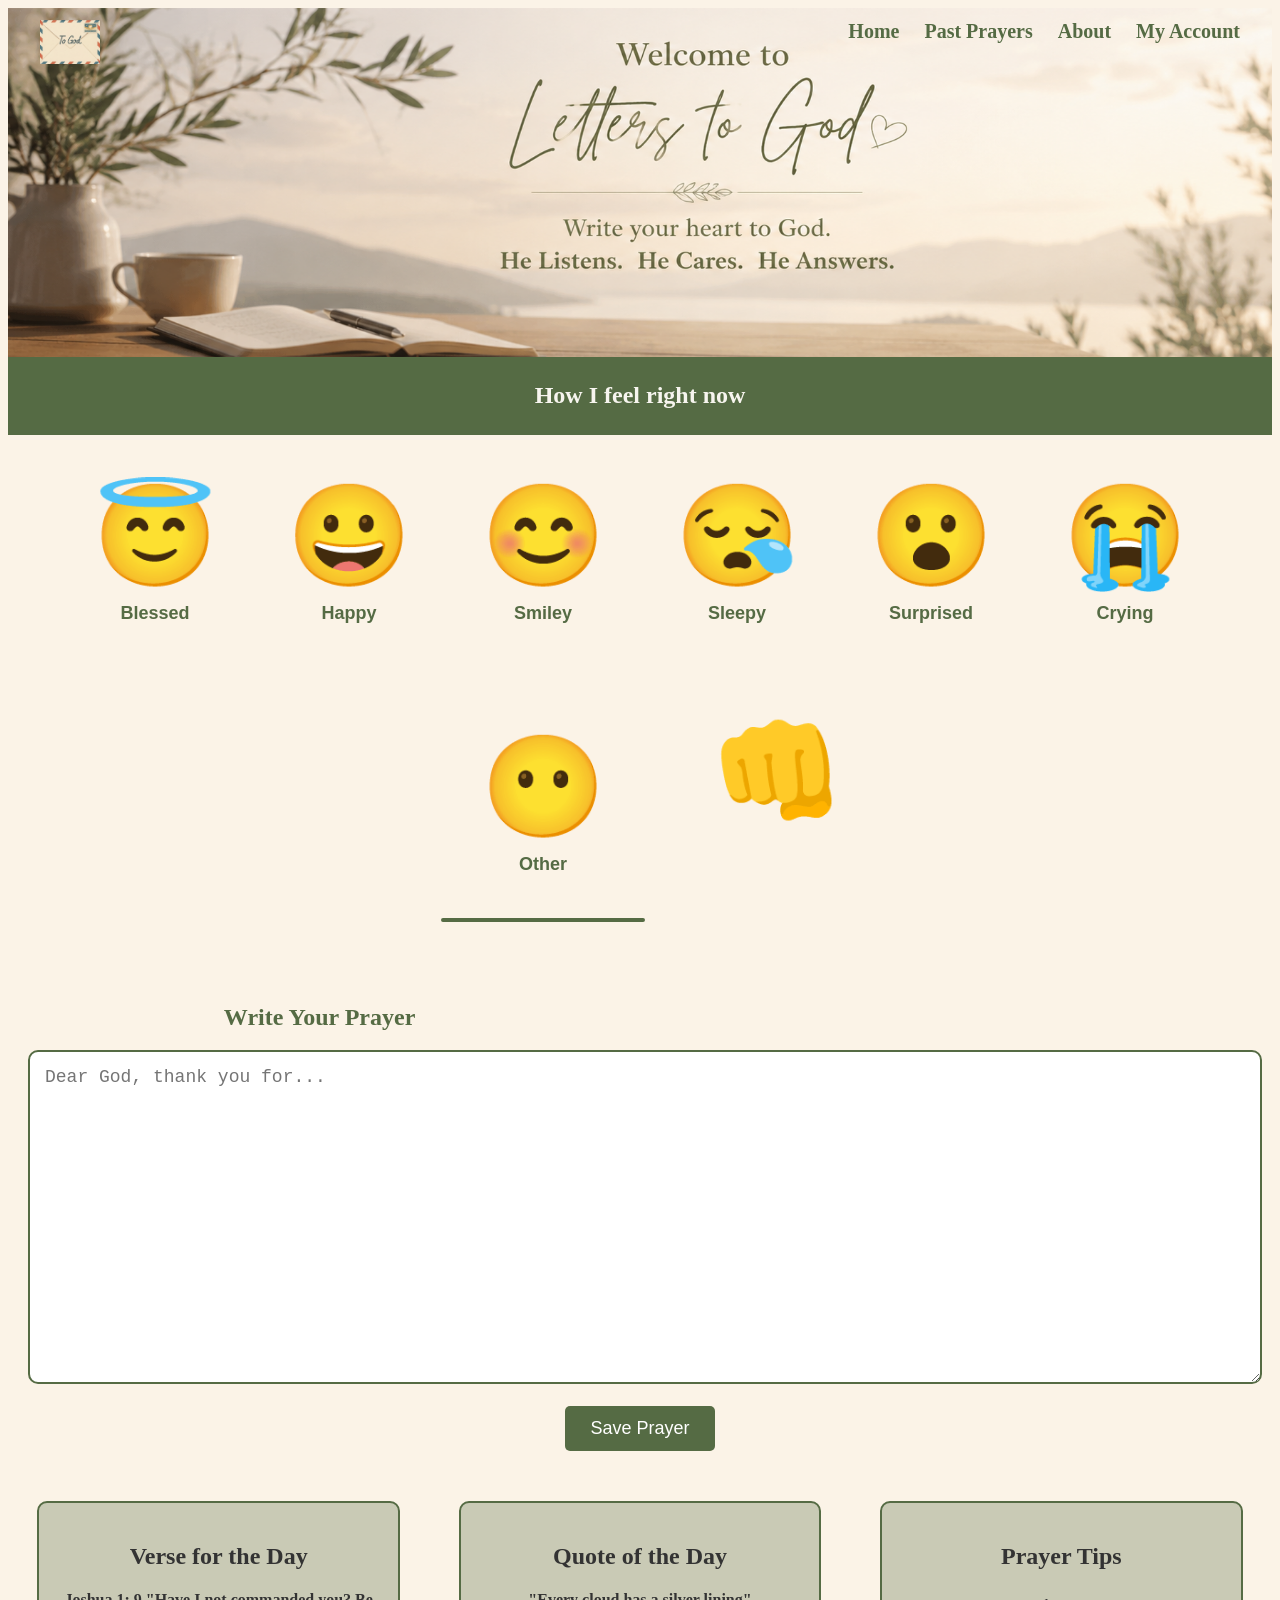
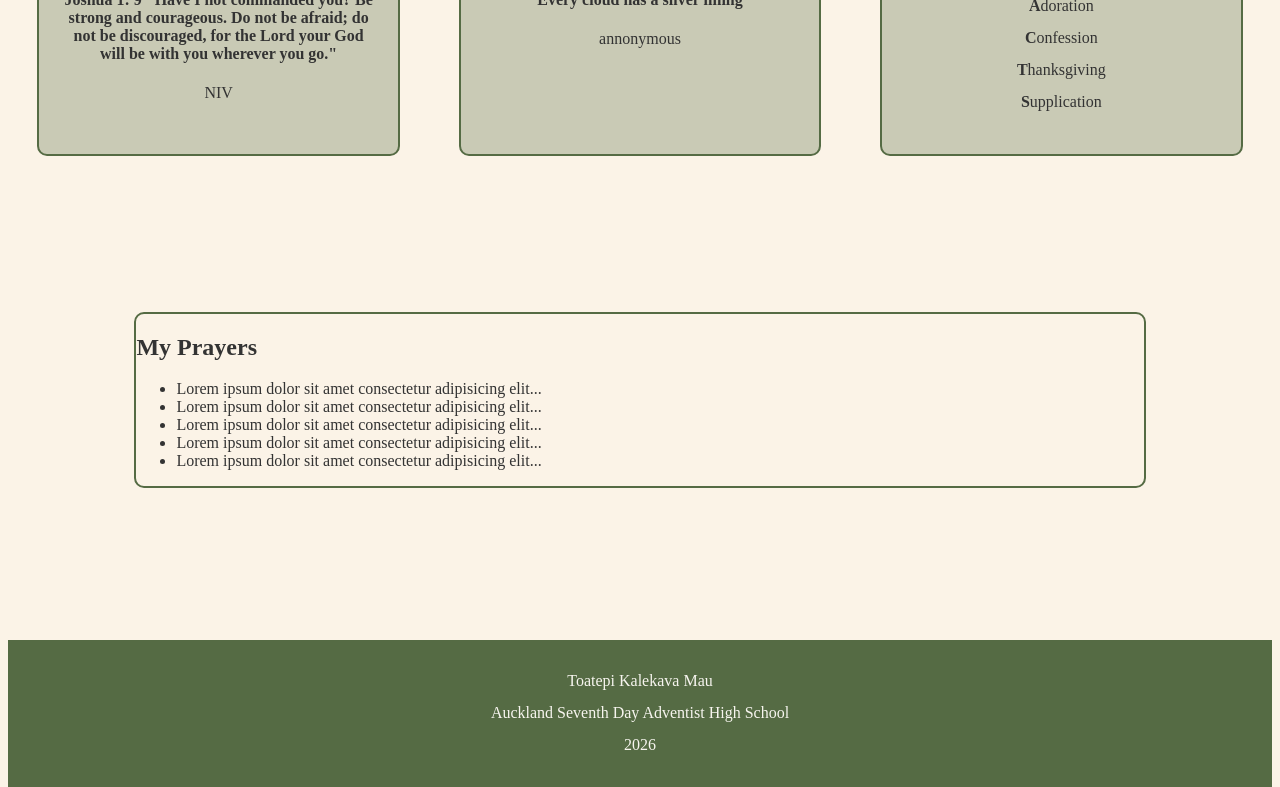
<file: index.html>
<!DOCTYPE html>
<html lang="en">
<head>
    <meta charset="UTF-8">
    <meta name="viewport" content="width=device-width, initial-scale=1.0">
    <title>Letters to God</title>
    <link rel="stylesheet" href="main.css">
</head>

<body>



    <div class="container">

        <div class="banner">
            <img class="bannerimage" src="logo/letterstoGod.png" alt="Auckland at night">

            <div class="navbar">

                <div class="logo-section">
                    <a href="index.html">
                        <img src="logo/blue red and stamp.png" alt="Logo">
                    </a>
                </div>

                <div class="menu">
                    <a href="#">Home</a>
                    <a href="pastprayers.html">Past Prayers</a>
                    <a href="about.html">About</a>
                    <a href="account.html"><i class="fa fa-fw fa-user"></i>My Account</a>
                </div>

            </div>

        </div>


  
        <section class="emojis">
             <h2>How I feel right now</h2>

            <div class="emoji-list">

                <button
                    type="button"
                    class="emoji-item"
                    data-mood="Blessed"
                >
                    <span>😇</span>
                    <p>Blessed</p>
                </button>
                    
             
                <button
                    type="button"
                    class="emoji-item"
                    data-mood="Happy"
                >
                    <span>😀</span>
                    <p>Happy</p>
                </button>

                <button
                    type="button"
                    class="emoji-item"
                    data-mood="Smiley"
                >
                    <span>😊</span>
                    <p>Smiley</p>
                </button>

                <button
                    type="button"
                    class="emoji-item"
                    data-mood="Sleepy"
                >
                    <span>😪</span>
                    <p>Sleepy</p>
                </button>

                <button
                    type="button"
                    class="emoji-item"
                    data-mood="Surprised"
                >
                    <span>😮</span>
                    <p>Surprised</p>
                </button>

                <button
                    type="button"
                    class="emoji-item"
                    data-mood="Crying"
                >
                    <span>😭</span>
                    <p>Crying</p>
                </button>
                
            <div class="emoji-item other-item">
                <button
                    type="button"
                    class="emoji-item collapsible"
                    data-mood="Other"
                >
                    <span>😶</span>
                    <p>Other</p>
                </button>
                    <div class="content">
                        <button type="button" class="mood-option" data-mood="Angry">😡 Angry</button>
                        <button type="button" class="mood-option" data-mood="Shocked">😱 Shocked</button>
                        <button type="button" class="mood-option" data-mood="Tired">😴 Tired</button>
                        <button type="button" class="mood-option" data-mood="Confused">😕 Confused</button>
                        <button type="button" class="mood-option" data-mood="Relaxed">😌 Relaxed</button>
                        <button type="button" class="mood-option" data-mood="Sad">😔 Sad</button>
                        <button type="button" class="mood-option" data-mood="Cool">😎 Cool</button>
                        <button type="button" class="mood-option" data-mood="Smug">😏 Smug</button>
                    </div>
            </div>

                <button
                    type="button"
                    class="emoji-item"
                    data-mood="None">

                    <span>👊</span>
                <p id="selectedMood"></p>
                </button>

            </div>        

        </section>
    
        <script src="script.js"></script>
        

        <div class="letter">
                <h2>Write Your Prayer</h2>
                    <textarea
                        id="prayerBox"
                        placeholder="Dear God, thank you for..."
                        rows="10"
                        cols="80"></textarea>
                <br>
                <br>
                <button type="button">Save Prayer</button>
        </div>


        <div class="motivation">
            <h2>Verse for the Day</h2>
            <H4>Joshua 1: 9 "Have I not commanded you? Be strong and courageous. Do not be afraid; do not be discouraged, for the Lord your God will be with you wherever you go."</H4>
            <p>NIV</p>
        </div>

        <div class="quotes">
            <h2>Quote of the Day</h2>
            <H4>"Every cloud has a silver lining"</H4>
            <p>annonymous</p>
        </div>


        <div class="prayer_tips">
                <h2>Prayer Tips</h2>
                    <p>
                        <b>A</b>doration<br>
                        <b>C</b>onfession<br>
                        <b>T</b>hanksgiving<br>
                        <b>S</b>upplication<br>
                    </p>
        </div>

        <div class="past_prayers">
            <H2>My Prayers</H2>
            <ul>
                <li>Lorem ipsum dolor sit amet consectetur adipisicing elit...</li>
                <li>Lorem ipsum dolor sit amet consectetur adipisicing elit...</li>
                <li>Lorem ipsum dolor sit amet consectetur adipisicing elit...</li>
                <li>Lorem ipsum dolor sit amet consectetur adipisicing elit...</li>
                <li>Lorem ipsum dolor sit amet consectetur adipisicing elit...</li>
            </ul>  
        </div>


        <div class="footer">
            Toatepi Kalekava Mau <br>
            Auckland Seventh Day Adventist High School<br>
            2026 <br>
        </div>
    </div>

</body>
</html>
</file>
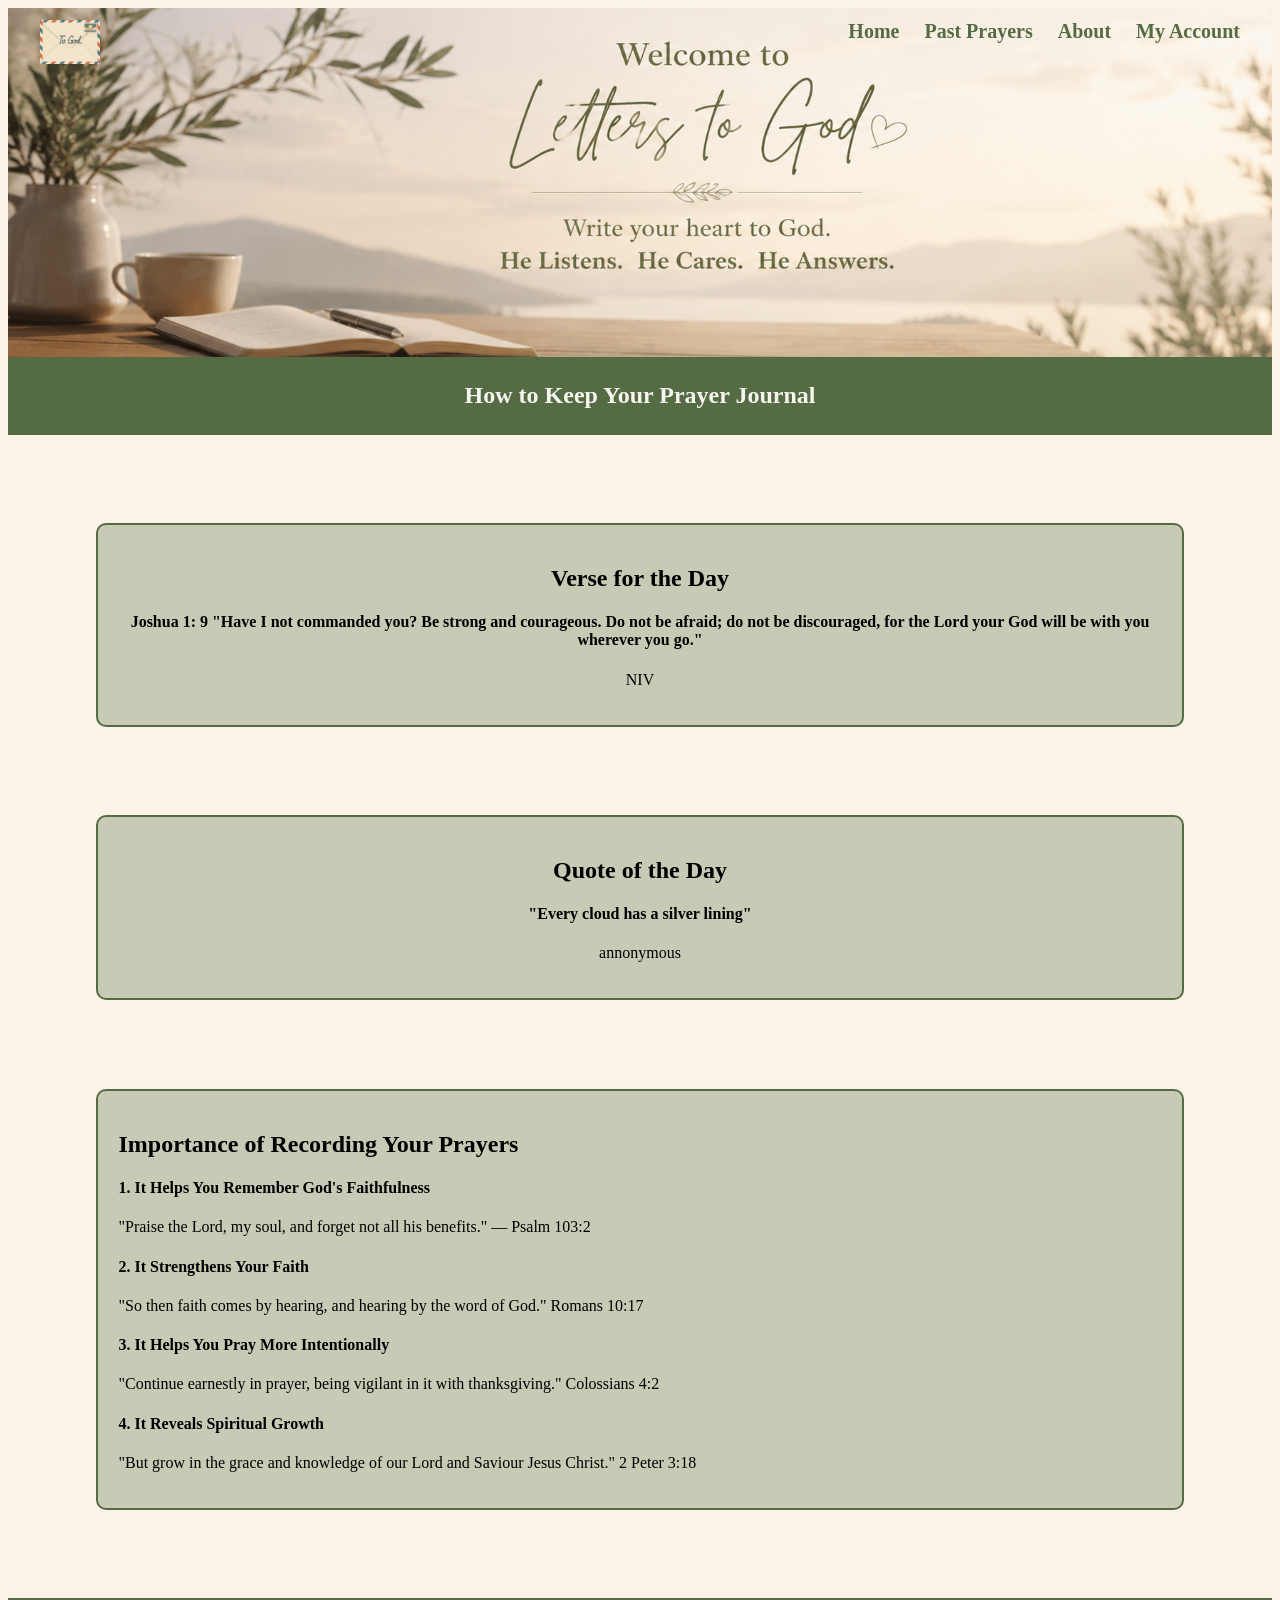
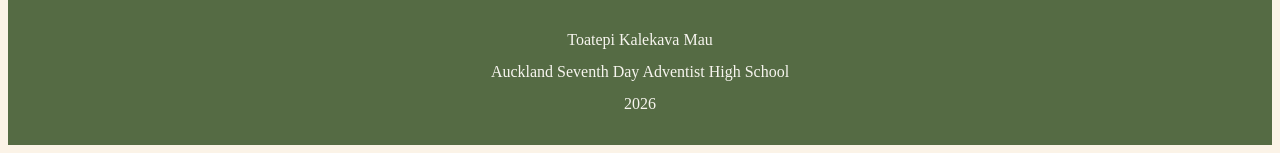
<file: about.html>
<!DOCTYPE html>
<html lang="en">
<head>
    <meta charset="UTF-8">
    <meta name="viewport" content="width=device-width, initial-scale=1.0">
    <title>Letters to God</title>
    <link rel="stylesheet" href="main.css">
</head>
<body>
    <div class="about-container">
       
        <div class="banner">
            <img class="bannerimage" src="logo/letterstoGod.png" alt="Auckland at night">

            <div class="navbar">

                <div class="logo-section">
                    <a href="index.html">
                        <img src="logo/blue red and stamp.png" alt="Logo">
                    </a>
                </div>

                <div class="menu">
                    <a href="index.html">Home</a>
                    <a href="pastprayers.html">Past Prayers</a>
                    <a href="#">About</a>
                    <a href="account.html"><i class="fa fa-fw fa-user"></i>My Account</a>
                </div>

            </div>

        </div>



        <div class="emojis">
            <h2>How to Keep Your Prayer Journal</h2>
        </div>



        <div class="motivation">
            <h2>Verse for the Day</h2>
            <H4>Joshua 1: 9 "Have I not commanded you? Be strong and courageous. Do not be afraid; do not be discouraged, for the Lord your God will be with you wherever you go."</H4>
            <p>NIV</p>
        </div>

        <div class="quotes">
            <h2>Quote of the Day</h2>
            <H4>"Every cloud has a silver lining"</H4>
            <p>annonymous</p>
        </div>


        <div class="why_pray">
            <h2>Importance of Recording Your Prayers</h2>
            <H4>1. It Helps You Remember God's Faithfulness</H4>
                <p>"Praise the Lord, my soul, and forget not all his benefits." — Psalm 103:2</p>

            <h4>2. It Strengthens Your Faith</h4>
                <p>"So then faith comes by hearing, and hearing by the word of God." Romans 10:17</p>

            <h4>3. It Helps You Pray More Intentionally</h4>
                <p>"Continue earnestly in prayer, being vigilant in it with thanksgiving." Colossians 4:2</p>

            <h4>4. It Reveals Spiritual Growth</h4>
                <p>"But grow in the grace and knowledge of our Lord and Saviour Jesus Christ." 2 Peter 3:18</p>
        </div>


        <div class="footer">
            Toatepi Kalekava Mau <br>
            Auckland Seventh Day Adventist High School<br>
            2026 <br>
        </div>
    </div>

</body>
</html>
</file>
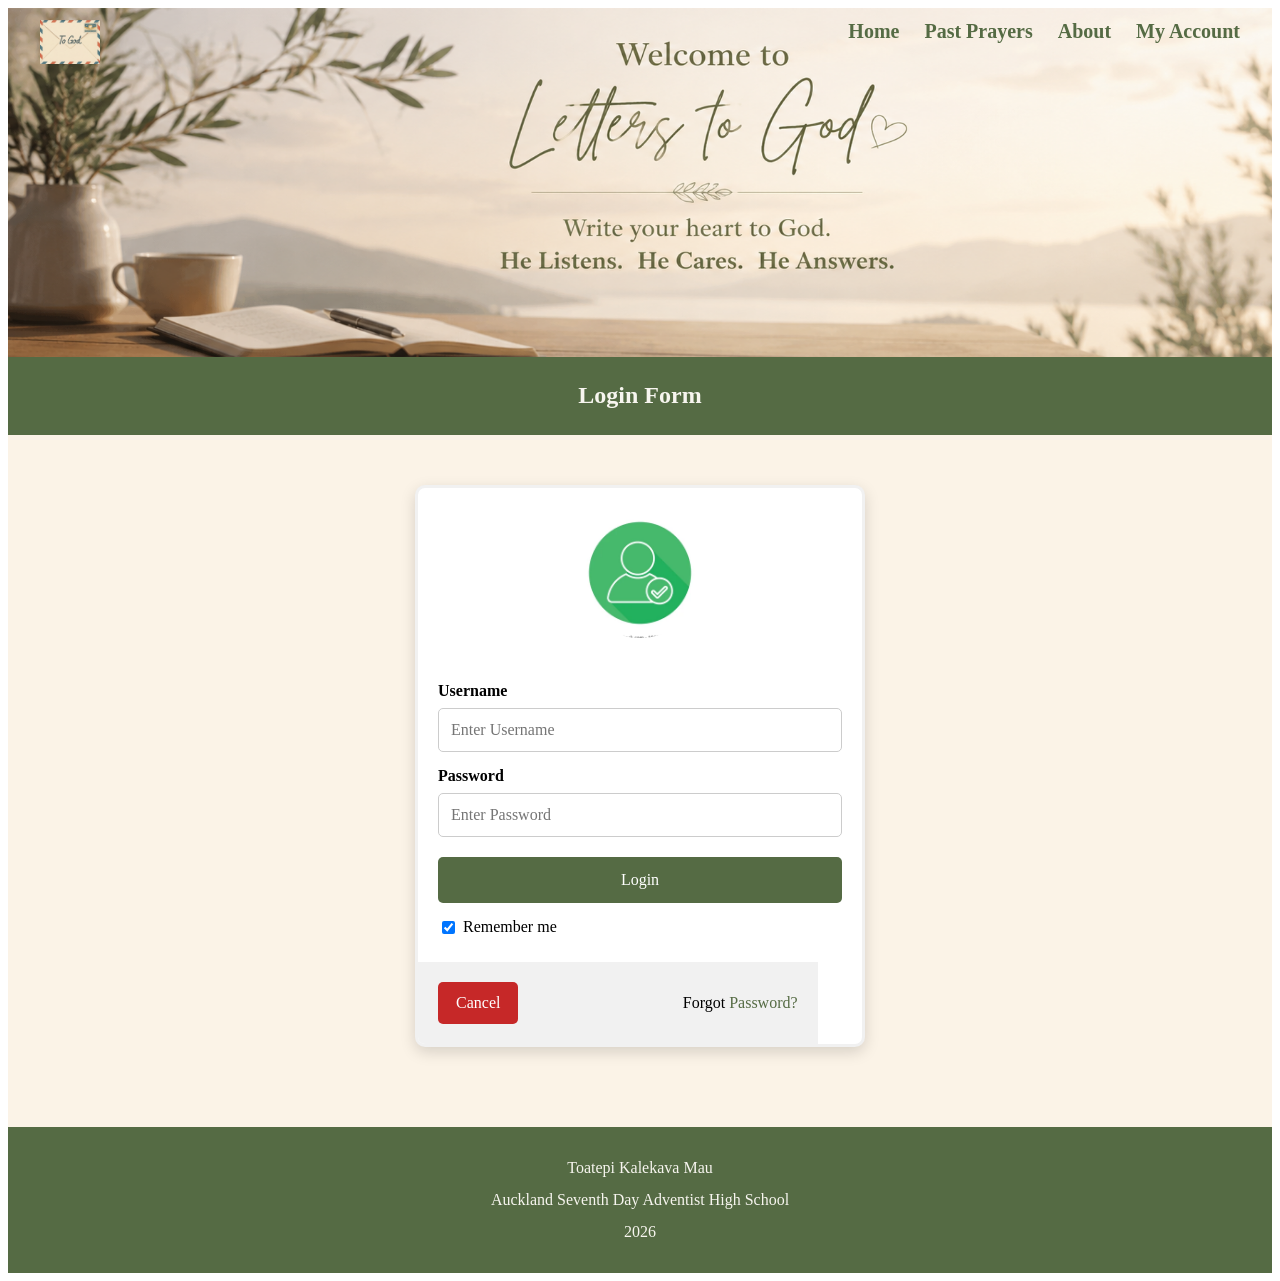
<file: account.html>
<!DOCTYPE html>
<html lang="en">
<head>
    <meta charset="UTF-8">
    <meta name="viewport" content="width=device-width, initial-scale=1.0">
    <title>Letters to God</title>
    <link rel="stylesheet" href="login.CSS">
</head>
<body>
    <div class="container">

       <div class="banner">
            <img class="bannerimage" src="logo/letterstoGod.png" alt="Auckland at night">

            <div class="navbar">

                <div class="logo-section">
                    <a href="index.html">
                        <img src="logo/blue red and stamp.png" alt="Logo">
                    </a>
                </div>

                <div class="menu">
                    <a href="index.html">Home</a>
                    <a href="pastprayers.html">Past Prayers</a>
                    <a href="about.html">About</a>
                    <a href="#"><i class="fa fa-fw fa-user"></i>My Account</a>
                </div>

            </div>

        </div>

        <div class="subheading"><h2>Login Form</h2></div>

        <form action="/action_page.php" method="post">


            <div class="imgcontainer">
                <img src="images/login2.webp" alt="login image" class="avatar">
            </div>



            <div class="form-container">
                <label for="uname"><b>Username</b></label>
                <input type="text" placeholder="Enter Username" name="uname" required>

                <label for="psw"><b>Password</b></label>
                <input type="password" placeholder="Enter Password" name="psw" required>
                    
                <button type="submit">Login</button>
                <label>
                <input type="checkbox" checked="checked" name="remember"> Remember me
                </label>
            </div>



            <div class="container">
                <button type="button" class="cancelbtn">Cancel</button>
                <span class="psw">Forgot <a href="#">Password? </a></span>
            </div>
        </form>

        <div class="footer">
            Toatepi Kalekava Mau <br>
            Auckland Seventh Day Adventist High School<br>
            2026 <br>
        </div>
    </div>

</body>
</html>
</file>
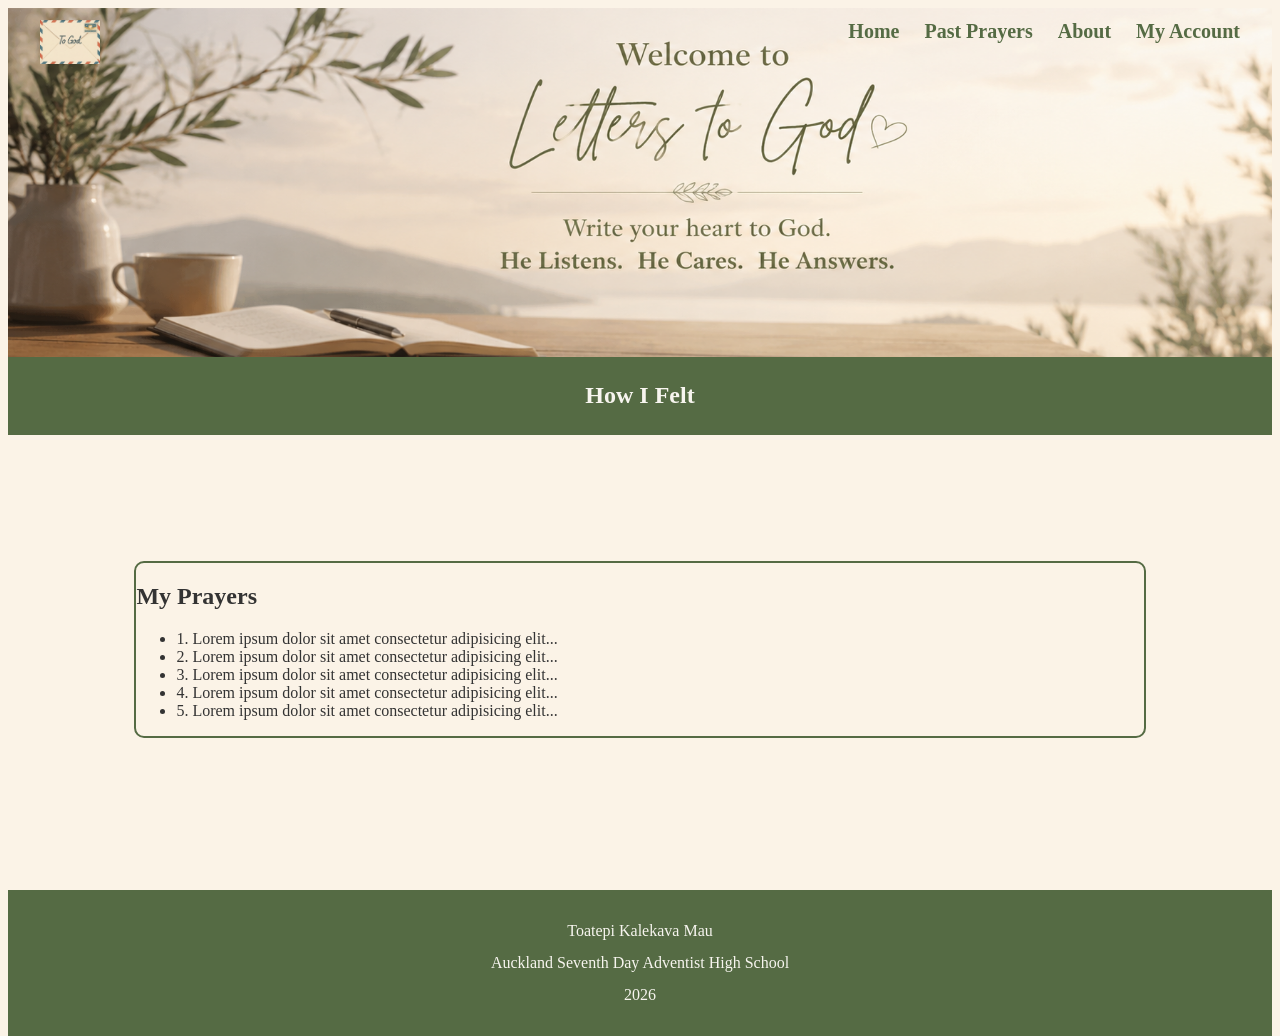
<file: pastprayers.html>
<!DOCTYPE html>
<html lang="en">
<head>
    <meta charset="UTF-8">
    <meta name="viewport" content="width=device-width, initial-scale=1.0">
    <title>Letters to God</title>
    <link rel="stylesheet" href="main.css">
</head>
<body>
    <div class="container">

       <div class="banner">
            <img class="bannerimage" src="logo/letterstoGod.png" alt="Auckland at night">

            <div class="navbar">

                <div class="logo-section">
                    <a href="index.html">
                        <img src="logo/blue red and stamp.png" alt="Logo">
                    </a>
                </div>

                <div class="menu">
                    <a href="index.html">Home</a>
                    <a href="#">Past Prayers</a>
                    <a href="about.html">About</a>
                    <a href="account.html"><i class="fa fa-fw fa-user"></i>My Account</a>
                </div>

            </div>

        </div>



        <div class="emojis">
            <h2>How I Felt</h2>
        </div>


        <div class="past_prayers">
            <H2>My Prayers</H2>
            <ul>
                <li>1. Lorem ipsum dolor sit amet consectetur adipisicing elit...</li>
                <li>2. Lorem ipsum dolor sit amet consectetur adipisicing elit...</li>
                <li>3. Lorem ipsum dolor sit amet consectetur adipisicing elit...</li>
                <li>4. Lorem ipsum dolor sit amet consectetur adipisicing elit...</li>
                <li>5. Lorem ipsum dolor sit amet consectetur adipisicing elit...</li>
                
            </ul>
        </div>


        <div class="footer">
            Toatepi Kalekava Mau <br>
            Auckland Seventh Day Adventist High School<br>
            2026 <br>
        </div>
    </div>

</body>
</html>
</file>
<file: main.css>
body{
        background-color: #FBF3E7;
}
.container {
    display: grid;
    height: 100vh;
    grid-template-columns: 1fr 1fr 1fr;
    grid-template-rows: auto;
    grid-template-areas: 
    "navbar navbar navbar"
    "banner banner banner"
    "emojis emojis emojis"
    "letter letter letter"
    "motivation quotes prayer_tips"
    "past_prayers past_prayers past_prayers"
    "footer footer footer";
    background-color: #FBF3E7;
    color: #333333;
    margin: 0;
    padding:0;
    box-sizing:border-box;

}

.about-container {
    grid-template-columns: 1fr;
    grid-template-areas:
        "navbar"
        "banner"
        "emojis"
        "motivation"
        "quotes"
        "why_pray"
        "footer";
}

.navbar{
    position: absolute;
    display: flex;
    justify-content: space-between;
    align-items: right;
    padding: 20px 40px;
    top: 0;
    left: 0;
    width: 100%;
    box-sizing: border-box;
    z-index: 100;
}

.logo-section{
    display: flex;
    align-items: center;
}

.logo-section img{
    width: 60px;
    height: auto;
    margin-right: 10px;
}


.menu{
    display: flex;
    gap: 25px;
}

.menu a{
    text-decoration: none;
    color: #556B44;
    font-size: 20px;
    font-weight: bold;
}

.menu a:hover {
    color: #78ce27;
}

.banner{
    grid-area: banner;
    width: 100%;
}

.bannerimage{
    width: 100%;
    height: auto;
    display: block;
}   


.emojis{
    grid-area: emojis;
    text-align: center;
}

.emojis h2{
    background: #556B44;
    color: #F7F5EF;
    padding: 2%;
    margin: 0;
}

.emoji-list{
    display: flex;
    justify-content: center;
    gap: 35px;
    flex-wrap: wrap;
    padding: 25px;

}

.emoji-item{
    display: flex;
    flex-direction: column;
    align-items: center;
    padding: 15px;
    background: transparent;
    border: 2px solid transparent;
    border-radius: 15px;
    transition: 
        transform 0.3s ease, 
        box-shadow 0.3s ease;
        background-color: 0.3s ease;
    cursor: pointer;
        color: #556B44;
}

.emoji-item:hover{
    transform: translateY(-10px);
    box-shadow: 0px 10px 20px rgba(0,0,0,0.25);
}

.emoji-item span{
    font-size: 100px;
}

.emoji-item p{
    margin-top: 8px;
    font-size: 18px;
    font-weight: bold;
}

.other-item{
    display: flex;
    flex-direction: column;
    align-items: center;

}

.emoji-toggle {
    display: flex;
    flex-direction: column;
    align-items: center;
    padding: 15px;
    background: transparent;
    border: 2px solid transparent;
    border-radius: 15px;
    cursor: pointer;
    color: #556B44;
    transition: transform 0.3s ease, box-shadow 0.3s ease;
}

.emoji-toggle:hover {
    transform: translateY(-10px);
    box-shadow: 0px 10px 20px rgba(0,0,0,0.25);
}


.emoji-toggle span {
    font-size: 100px;
}

.emoji-toggle p {
    margin-top: 8px;
    font-size: 18px;
    font-weight: bold;
}

.other-item .content {
    max-height: 0;
    overflow: hidden;
    display: flex;
    flex-direction: column;
    align-items: stretch;
    gap: 0;
    width: 200px;
    transition: max-height 0.3s ease;
    background: #F7F5EF;
    border: 2px solid #556B44;
    border-radius: 8px;
    margin-top: 8px;
}

.mood-option {
    background: transparent;
    color: #556B44;
    border: none;
    border-bottom: 1px solid #55684430;
    padding: 12px 16px;
    font-size: 16px;
    text-align: left;
    cursor: pointer;
    width: 100%;
    box-sizing: border-box;
}

.mood-option:last-child {
    border-bottom: none;
}

.mood-option:hover {
    background-color: #556B44;
    color: #F7F5EF;
}


.letter{
    grid-area: letter;
    padding: 20px;
    text-align: center;
}

.letter h2{
    color: #556B44;
    text-align: left;
    padding-left: 16%;
}

.letter textarea{
    width: 100%;
    max-width: 1200px;
    height: 300px;
    padding: 15px;
    font-size: 18px;
    border: 2px solid #556B44;
    border-radius: 10px;
    resize: vertical;
}

.letter button{
    background-color: #556B44;
    color: white;
    border: none;
    padding: 12px 25px;
    font-size: 18px;
    border-radius: 5px;
    cursor: pointer;
}

.letter button:hover{
    background-color: #445535;
}


.motivation,
.quotes,
.why_pray,
.prayer_tips {
    text-align: center;
    border: 2px solid #556B44;
    background-color: #556b444e;
    border-radius: 10px;
    margin: 7%;
    padding: 20px;
}

.motivation {
    grid-area: motivation;
}

.quotes {
    grid-area: quotes;
}

.prayer_tips {
    grid-area: prayer_tips;
}

.why_pray {
    grid-area: why_pray;
    text-align: left;
}

.prayer_tips p {
    line-height: 2;
}

.past_prayers{
    grid-area: past_prayers;
    text-align: left;
    border: 2px solid #556B44;
    border-radius: 10px;
    margin: 10%;
}

.footer{
    grid-area: footer;
    background: #556B44;
    margin-top: 2%;
    line-height: 2;
    padding: 2%;
    text-align: center;
    color: #F7F5EF;
}
</file>
<file: login.CSS>
body > .container {
    display: grid;
    min-height: 100vh;
    grid-template-columns: 1fr;
    grid-template-areas:
        "banner"
        "subheading"
        "form"
        "footer";
    background-color: #FBF3E7;
}

.navbar{
    position: absolute;
    display: flex;
    justify-content: space-between;
    align-items: right;
    padding: 20px 40px;
    top: 0;
    left: 0;
    width: 100%;
    box-sizing: border-box;
    z-index: 100;
}

.logo-section{
    display: flex;
    align-items: center;
}

.logo-section img{
    width: 60px;
    height: auto;
    margin-right: 10px;
}

.menu {
    display: flex;
    gap: 25px;
}

.menu a {
    text-decoration: none;
    color: #556B44;
    font-size: 20px;
    font-weight: bold;
}

.menu a:hover {
    color: #78ce27;
}


.banner{
    grid-area: banner;
    width: 100%;
}

.bannerimage{
    width: 100%;
    height: auto;
    display: block;
}  

.subheading {
    grid-area: subheading;
    text-align: center;
}

.subheading h2 {
    margin: 0;
    padding: 2%;
    background-color: #556B44;
    color: #F7F5EF;
}

* {
    box-sizing: border-box;
}

form {
    grid-area: form;
    width: calc(100% - 40px);
    max-width: 450px;
    margin: 50px auto;
    overflow: hidden;
    background-color: white;
    border: 3px solid #f1f1f1;
    border-radius: 10px;
    box-shadow: 0 5px 15px rgba(0, 0, 0, 0.15);
}

.imgcontainer {
    padding: 30px 0 10px;
    text-align: center;
}

img.avatar {
    width: 120px;
    height: 120px;
    border-radius: 50%;
    object-fit: cover;
}

.form-container {
    padding: 20px;
}

form label {
    display: block;
    margin-top: 10px;
    margin-bottom: 5px;
    font-weight: bold;
}


form input[type="text"],
form input[type="email"],
form input[type="password"] {
    display: block;
    width: 100%;
    padding: 12px;
    margin-top: 8px;
    margin-bottom: 15px;
    border: 1px solid #cccccc;
    border-radius: 5px;
    font-family: inherit;
    font-size: 16px;
}


form input[type="text"]:focus,
form input[type="email"]:focus,
form input[type="password"]:focus {
    border-color: #556B44;
    outline: 2px solid rgba(85, 107, 68, 0.2);
}

form input[type="checkbox"] {
    width: auto;
    margin-right: 8px;
}

.form-container label:last-child {
    display: flex;
    align-items: center;
    margin-top: 15px;
    font-weight: normal;
}

form button {
    width: 100%;
    padding: 14px;
    margin-top: 5px;
    background-color: #556B44;
    color: white;
    border: none;
    border-radius: 5px;
    font-family: inherit;
    font-size: 16px;
    cursor: pointer;
    transition:
        background-color 0.3s ease,
        opacity 0.3s ease;
}

form button:hover {
    background-color: #425534;
}


form > .container {
    display: flow-root;
    width: 90%;
    min-height: auto;
    padding: 20px;
    background-color: #f1f1f1;
}


form .cancelbtn {
    width: auto;
    margin: 0;
    padding: 12px 18px;
    background-color: #c62828;
}

form .cancelbtn:hover {
    background-color: #a50000;
}


form span.psw {
    float: right;
    padding-top: 12px;
}

form span.psw a {
    color: #556B44;
    text-decoration: none;
}

form span.psw a:hover {
    text-decoration: underline;
}


.footer {
    grid-area: footer;
    margin-top: 30px;
    padding: 25px;
    background-color: #556B44;
    color: #F7F5EF;
    line-height: 2;
    text-align: center;
}


@media screen and (max-width: 900px) {

    body > .container {
        grid-template-columns: 1fr;
        grid-template-areas:
            "navbar"
            "banner"
            "subheading"
            "form"
            "footer";
    }

    .navbar {
        flex-direction: column;
        gap: 20px;
    }

    .menu {
        flex-wrap: wrap;
        justify-content: center;
    }
}



@media screen and (max-width: 500px) {

    .navbar {
        padding: 15px;
    }

    .logo-section h1 {
        font-size: 24px;
    }

    .menu {
        gap: 15px;
    }

    .menu a {
        font-size: 17px;
    }

    form {
        width: calc(100% - 20px);
        margin: 30px auto;
    }

    form .cancelbtn {
        width: 100%;
        margin-bottom: 15px;
    }

    form span.psw {
        display: block;
        float: none;

        padding-top: 0;
        text-align: center;
    }
}
</file>
